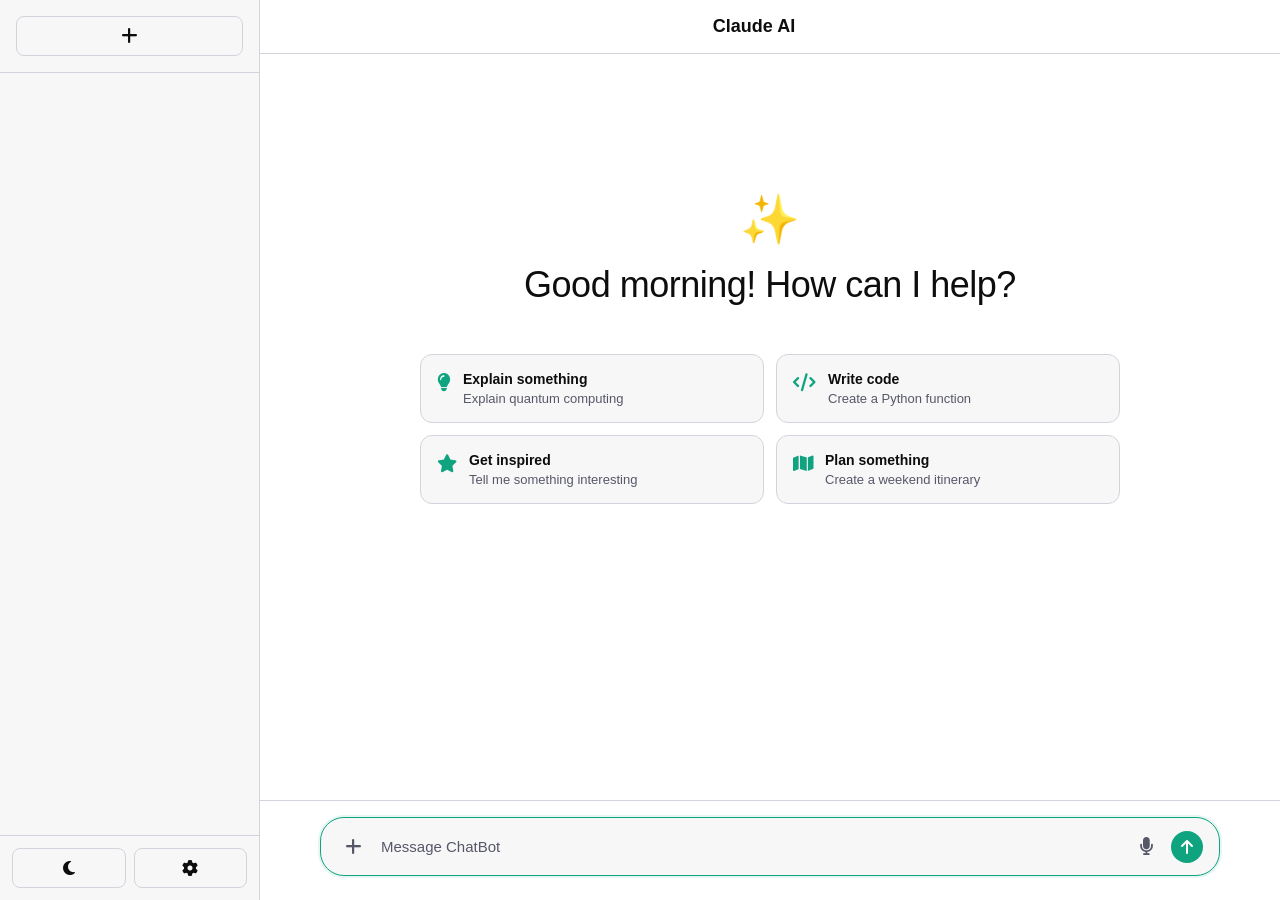
<file: static/index.html>
<!DOCTYPE html>
<html lang="en">
<head>
    <meta charset="UTF-8">
    <meta name="viewport" content="width=device-width, initial-scale=1.0">
    <title>ChatBot</title>
    <link rel="stylesheet" href="styles.css">
    <!-- Font Awesome for icons -->
    <link rel="stylesheet" href="https://cdnjs.cloudflare.com/ajax/libs/font-awesome/6.4.0/css/all.min.css">
</head>
<body>
    <div class="app-container">
        <!-- Sidebar -->
        <aside class="sidebar">
            <div class="sidebar-header">
                <button class="new-chat-btn" id="newChatBtn" title="New Chat">
                    <i class="fas fa-plus"></i>
                </button>
            </div>
            
            <div class="sidebar-content">
                <div class="chat-history-section">
                    <div class="chat-history" id="chatHistory">
                        <!-- Chat history items will be added here -->
                    </div>
                </div>
            </div>
            
            <div class="sidebar-footer">
                <button class="sidebar-btn" id="themeToggle" title="Toggle Theme">
                    <i class="fas fa-moon"></i>
                </button>
                <button class="sidebar-btn" id="settingsBtn" title="Settings">
                    <i class="fas fa-cog"></i>
                </button>
            </div>
        </aside>

        <!-- Main Chat Area -->
        <main class="main-container">
            <!-- Chat Header -->
            <header class="chat-header">
                <button class="menu-toggle" id="menuToggle">
                    <i class="fas fa-bars"></i>
                </button>
                <h1>Claude AI</h1>
                <div class="header-spacer"></div>
            </header>

            <!-- Chat Messages -->
            <div class="chat-messages" id="chatBox">
                <div class="welcome-container">
                    <div class="welcome-greeting">
                        <div class="sparkle-icon">✨</div>
                        <h2 id="greetingText">How can I help you today?</h2>
                    </div>
                    
                    <div class="suggested-prompts">
                        <button class="prompt-btn" onclick="insertSuggestedPrompt('Explain quantum computing in simple terms')">
                            <div class="prompt-icon">
                                <i class="fas fa-lightbulb"></i>
                            </div>
                            <div class="prompt-text">
                                <span class="prompt-title">Explain something</span>
                                <span class="prompt-subtitle">Explain quantum computing</span>
                            </div>
                        </button>
                        <button class="prompt-btn" onclick="insertSuggestedPrompt('Write a Python function for sorting')">
                            <div class="prompt-icon">
                                <i class="fas fa-code"></i>
                            </div>
                            <div class="prompt-text">
                                <span class="prompt-title">Write code</span>
                                <span class="prompt-subtitle">Create a Python function</span>
                            </div>
                        </button>
                        <button class="prompt-btn" onclick="insertSuggestedPrompt('Tell me an interesting fact')">
                            <div class="prompt-icon">
                                <i class="fas fa-star"></i>
                            </div>
                            <div class="prompt-text">
                                <span class="prompt-title">Get inspired</span>
                                <span class="prompt-subtitle">Tell me something interesting</span>
                            </div>
                        </button>
                        <button class="prompt-btn" onclick="insertSuggestedPrompt('Plan a weekend trip')">
                            <div class="prompt-icon">
                                <i class="fas fa-map"></i>
                            </div>
                            <div class="prompt-text">
                                <span class="prompt-title">Plan something</span>
                                <span class="prompt-subtitle">Create a weekend itinerary</span>
                            </div>
                        </button>
                    </div>
                </div>
            </div>

            <!-- Chat Input Area -->
            <div class="chat-input-container">
                <form class="input-form" id="messageForm">
                    <div class="input-wrapper">
                        <button type="button" class="action-btn plus-btn" title="Add file">
                            <i class="fas fa-plus"></i>
                        </button>
                        <input 
                            type="text" 
                            id="userInput" 
                            class="message-input"
                            placeholder="Message ChatBot"
                            autocomplete="off"
                        >
                        <div class="input-actions">
                            <button type="button" class="action-btn" id="voiceBtn" title="Voice input">
                                <i class="fas fa-microphone"></i>
                            </button>
                            <button type="submit" class="send-btn" id="sendBtn" title="Send message">
                                <i class="fas fa-arrow-up"></i>
                            </button>
                        </div>
                    </div>
                </form>
            </div>
        </main>
    </div>

    <!-- Settings Modal -->
    <div class="modal" id="settingsModal">
        <div class="modal-content">
            <div class="modal-header">
                <h2>Settings</h2>
                <button class="close-btn" id="closeSettings">&times;</button>
            </div>
            <div class="modal-body">
                <div class="setting-item">
                    <label>Theme</label>
                    <select id="themeSelect">
                        <option value="light">Light</option>
                        <option value="dark">Dark</option>
                        <option value="auto">Auto</option>
                    </select>
                </div>
            </div>
        </div>
    </div>

    <script src="script.js"></script>
</body>
</html>
</file>
<file: static/styles.css>
/* ==================== CSS Variables ==================== */
:root {
    --primary-color: #10a37f;
    --secondary-color: #0ea5e9;
    --bg-primary: #ffffff;
    --bg-secondary: #f7f7f8;
    --bg-tertiary: #ececf1;
    --text-primary: #0d0d0d;
    --text-secondary: #565869;
    --border-color: #d1d5db;
    --message-user-bg: #10a37f;
    --message-assistant-bg: #f7f7f8;
    --message-user-text: #ffffff;
    --message-assistant-text: #0d0d0d;
    --sidebar-width: 260px;
    --shadow-sm: 0 1px 2px rgba(0, 0, 0, 0.05);
    --shadow-md: 0 4px 6px rgba(0, 0, 0, 0.1);
    --shadow-lg: 0 10px 15px rgba(0, 0, 0, 0.1);
    --transition: all 0.3s cubic-bezier(0.4, 0, 0.2, 1);
}

/* Dark mode */
html[data-theme="dark"] {
    --bg-primary: #1e1e1e;
    --bg-secondary: #2d2d2d;
    --bg-tertiary: #3d3d3d;
    --text-primary: #ececec;
    --text-secondary: #b4b4b4;
    --border-color: #404040;
    --message-assistant-bg: #404040;
    --message-assistant-text: #ececec;
}

/* ==================== Reset & Base ==================== */
* {
    margin: 0;
    padding: 0;
    box-sizing: border-box;
}

html, body {
    height: 100%;
    width: 100%;
}

body {
    font-family: -apple-system, BlinkMacSystemFont, 'Segoe UI', 'Helvetica Neue', sans-serif;
    background: var(--bg-primary);
    color: var(--text-primary);
    overflow: hidden;
    transition: background-color var(--transition), color var(--transition);
}

/* ==================== App Container ==================== */
.app-container {
    display: flex;
    height: 100vh;
    width: 100%;
}

/* ==================== Sidebar ==================== */
.sidebar {
    width: var(--sidebar-width);
    background: var(--bg-secondary);
    border-right: 1px solid var(--border-color);
    display: flex;
    flex-direction: column;
    transition: var(--transition);
    overflow-y: auto;
    overflow-x: hidden;
}

.sidebar-header {
    padding: 16px;
    border-bottom: 1px solid var(--border-color);
}

.new-chat-btn {
    width: 100%;
    height: 40px;
    background: transparent;
    border: 1px solid var(--border-color);
    border-radius: 8px;
    cursor: pointer;
    font-size: 18px;
    color: var(--text-primary);
    display: flex;
    align-items: center;
    justify-content: center;
    transition: var(--transition);
}

.new-chat-btn:hover {
    background: var(--bg-primary);
    border-color: var(--text-primary);
}

.sidebar-content {
    flex: 1;
    padding: 16px 0;
    overflow-y: auto;
}

.chat-history-section {
    display: flex;
    flex-direction: column;
    gap: 8px;
    padding: 0 8px;
}

.chat-history {
    display: flex;
    flex-direction: column;
    gap: 8px;
}

.chat-history-item {
    padding: 12px;
    background: transparent;
    border: 1px solid transparent;
    border-radius: 8px;
    color: var(--text-secondary);
    font-size: 13px;
    text-align: left;
    cursor: pointer;
    overflow: hidden;
    text-overflow: ellipsis;
    white-space: nowrap;
    transition: var(--transition);
}

.chat-history-item:hover {
    background: var(--bg-tertiary);
    border-color: var(--border-color);
    color: var(--text-primary);
}

.sidebar-footer {
    padding: 12px;
    border-top: 1px solid var(--border-color);
    display: flex;
    gap: 8px;
}

.sidebar-btn {
    flex: 1;
    height: 40px;
    background: transparent;
    border: 1px solid var(--border-color);
    border-radius: 8px;
    cursor: pointer;
    color: var(--text-primary);
    font-size: 16px;
    transition: var(--transition);
    display: flex;
    align-items: center;
    justify-content: center;
}

.sidebar-btn:hover {
    background: var(--bg-tertiary);
    border-color: var(--text-primary);
}

/* ==================== Main Container ==================== */
.main-container {
    flex: 1;
    display: flex;
    flex-direction: column;
    background: var(--bg-primary);
    overflow: hidden;
}

/* ==================== Chat Header ==================== */
.chat-header {
    padding: 16px 24px;
    border-bottom: 1px solid var(--border-color);
    display: flex;
    justify-content: space-between;
    align-items: center;
    background: var(--bg-primary);
}

.chat-header h1 {
    font-size: 18px;
    font-weight: 600;
    color: var(--text-primary);
    text-align: center;
    flex: 1;
}

.menu-toggle {
    display: none;
    background: none;
    border: none;
    font-size: 20px;
    cursor: pointer;
    color: var(--text-primary);
    width: 32px;
    height: 32px;
}

.header-spacer {
    width: 32px;
}

/* ==================== Chat Messages ==================== */
.chat-messages {
    flex: 1;
    overflow-y: auto;
    padding: 24px;
    display: flex;
    flex-direction: column;
    gap: 16px;
    background: var(--bg-primary);
}

.chat-messages::-webkit-scrollbar {
    width: 8px;
}

.chat-messages::-webkit-scrollbar-track {
    background: transparent;
}

.chat-messages::-webkit-scrollbar-thumb {
    background: var(--border-color);
    border-radius: 4px;
}

.chat-messages::-webkit-scrollbar-thumb:hover {
    background: var(--text-secondary);
}

/* Welcome Container */
.welcome-container {
    display: flex;
    flex-direction: column;
    align-items: center;
    justify-content: center;
    min-height: 60vh;
    gap: 48px;
    text-align: center;
}

.welcome-greeting {
    display: flex;
    flex-direction: column;
    align-items: center;
    gap: 16px;
}

.sparkle-icon {
    font-size: 48px;
    animation: float 3s ease-in-out infinite;
}

@keyframes float {
    0%, 100% { transform: translateY(0px); }
    50% { transform: translateY(-10px); }
}

.welcome-greeting h2 {
    font-size: 36px;
    font-weight: 400;
    color: var(--text-primary);
    letter-spacing: -0.5px;
}

.suggested-prompts {
    display: grid;
    grid-template-columns: repeat(2, 1fr);
    gap: 12px;
    width: 100%;
    max-width: 700px;
}

.prompt-btn {
    padding: 16px;
    background: var(--bg-secondary);
    border: 1px solid var(--border-color);
    border-radius: 12px;
    cursor: pointer;
    color: var(--text-primary);
    font-size: 14px;
    font-weight: 500;
    display: flex;
    gap: 12px;
    align-items: flex-start;
    transition: var(--transition);
    text-align: left;
}

.prompt-btn:hover {
    background: var(--bg-tertiary);
    border-color: var(--primary-color);
    transform: translateY(-2px);
    box-shadow: var(--shadow-sm);
}

.prompt-icon {
    font-size: 18px;
    color: var(--primary-color);
    flex-shrink: 0;
    margin-top: 2px;
}

.prompt-text {
    display: flex;
    flex-direction: column;
    gap: 4px;
}

.prompt-title {
    font-weight: 600;
    color: var(--text-primary);
}

.prompt-subtitle {
    font-weight: 400;
    color: var(--text-secondary);
    font-size: 13px;
}

/* Message Styles */
.message {
    display: flex;
    gap: 12px;
    animation: slideInUp 0.3s ease;
    max-width: 90%;
    margin: 0 auto;
}

@keyframes slideInUp {
    from {
        opacity: 0;
        transform: translateY(10px);
    }
    to {
        opacity: 1;
        transform: translateY(0);
    }
}

.message.user {
    align-self: flex-end;
    flex-direction: row-reverse;
    margin-left: auto;
}

.message.assistant {
    align-self: flex-start;
    margin-right: auto;
}

.message-avatar {
    width: 32px;
    height: 32px;
    border-radius: 50%;
    display: flex;
    align-items: center;
    justify-content: center;
    font-size: 14px;
    flex-shrink: 0;
}

.message.user .message-avatar {
    background: var(--primary-color);
    color: white;
}

.message.assistant .message-avatar {
    background: var(--secondary-color);
    color: white;
}

.message-content {
    padding: 12px 16px;
    border-radius: 12px;
    line-height: 1.6;
    word-wrap: break-word;
    overflow-wrap: break-word;
    animation: fadeIn 0.3s ease;
    max-width: 600px;
}

@keyframes fadeIn {
    from { opacity: 0; }
    to { opacity: 1; }
}

.message.user .message-content {
    background: var(--message-user-bg);
    color: var(--message-user-text);
    border-radius: 18px;
}

.message.assistant .message-content {
    background: var(--message-assistant-bg);
    color: var(--message-assistant-text);
    border: 1px solid var(--border-color);
    border-radius: 18px;
}

.message.error .message-content {
    background: #fee;
    color: #c33;
    border: 1px solid #fcc;
}

/* ==================== Chat Input ==================== */
.chat-input-container {
    padding: 16px 24px 24px;
    border-top: 1px solid var(--border-color);
    background: var(--bg-primary);
}

.input-form {
    width: 100%;
    max-width: 900px;
    margin: 0 auto;
}

.input-wrapper {
    display: flex;
    gap: 12px;
    align-items: flex-end;
    background: var(--bg-secondary);
    border: 1px solid var(--border-color);
    border-radius: 24px;
    padding: 12px 16px;
    transition: var(--transition);
}

.input-wrapper:focus-within {
    border-color: var(--primary-color);
    box-shadow: 0 0 0 2px rgba(16, 163, 127, 0.1);
}

.plus-btn {
    color: var(--text-secondary);
    font-size: 18px;
}

.message-input {
    flex: 1;
    background: transparent;
    border: none;
    outline: none;
    color: var(--text-primary);
    font-size: 15px;
    font-family: inherit;
    resize: none;
    max-height: 100px;
    padding: 8px 0;
}

.message-input::placeholder {
    color: var(--text-secondary);
}

.input-actions {
    display: flex;
    gap: 8px;
    align-items: center;
}

.action-btn {
    background: none;
    border: none;
    cursor: pointer;
    font-size: 18px;
    color: var(--text-secondary);
    transition: var(--transition);
    padding: 6px;
    display: flex;
    align-items: center;
    justify-content: center;
    width: 32px;
    height: 32px;
}

.action-btn:hover {
    color: var(--text-primary);
}

.send-btn {
    width: 32px;
    height: 32px;
    background: var(--primary-color);
    color: white;
    border-radius: 50%;
    font-size: 16px;
    border: none;
    display: flex;
    align-items: center;
    justify-content: center;
    cursor: pointer;
    transition: var(--transition);
}

.send-btn:hover:not(:disabled) {
    background: #0d8d6f;
    transform: scale(1.05);
}

.send-btn:disabled {
    background: var(--border-color);
    cursor: not-allowed;
    opacity: 0.5;
}

/* ==================== Modal ==================== */
.modal {
    display: none;
    position: fixed;
    top: 0;
    left: 0;
    right: 0;
    bottom: 0;
    background: rgba(0, 0, 0, 0.5);
    z-index: 1000;
    align-items: center;
    justify-content: center;
}

.modal.active {
    display: flex;
}

.modal-content {
    background: var(--bg-primary);
    border-radius: 12px;
    width: 90%;
    max-width: 400px;
    box-shadow: var(--shadow-lg);
    animation: slideInUp 0.3s ease;
}

.modal-header {
    padding: 20px 24px;
    border-bottom: 1px solid var(--border-color);
    display: flex;
    justify-content: space-between;
    align-items: center;
}

.modal-header h2 {
    font-size: 18px;
    font-weight: 600;
}

.close-btn {
    background: none;
    border: none;
    font-size: 24px;
    cursor: pointer;
    color: var(--text-secondary);
    transition: var(--transition);
}

.close-btn:hover {
    color: var(--text-primary);
}

.modal-body {
    padding: 20px 24px;
    display: flex;
    flex-direction: column;
    gap: 16px;
}

.setting-item {
    display: flex;
    flex-direction: column;
    gap: 8px;
}

.setting-item label {
    font-weight: 500;
    color: var(--text-primary);
}

.setting-item input,
.setting-item select {
    padding: 8px 12px;
    border: 1px solid var(--border-color);
    border-radius: 6px;
    background: var(--bg-secondary);
    color: var(--text-primary);
    font-family: inherit;
}

/* ==================== Loading Animation ==================== */
.typing-indicator {
    display: flex;
    gap: 4px;
    align-items: center;
    padding: 8px;
}

.typing-dot {
    width: 8px;
    height: 8px;
    border-radius: 50%;
    background: var(--text-secondary);
    animation: typing 1.4s infinite;
}

.typing-dot:nth-child(2) {
    animation-delay: 0.2s;
}

.typing-dot:nth-child(3) {
    animation-delay: 0.4s;
}

@keyframes typing {
    0%, 60%, 100% {
        opacity: 0.5;
        transform: translateY(0);
    }
    30% {
        opacity: 1;
        transform: translateY(-8px);
    }
}

/* ==================== Responsive ==================== */
@media (max-width: 768px) {
    .sidebar {
        position: fixed;
        left: 0;
        top: 0;
        height: 100vh;
        z-index: 999;
        transform: translateX(-100%);
        transition: transform var(--transition);
        box-shadow: var(--shadow-lg);
    }

    .sidebar.mobile-open {
        transform: translateX(0);
    }

    .menu-toggle {
        display: flex;
    }

    .main-container {
        width: 100%;
    }

    .chat-messages {
        padding: 16px;
    }

    .message {
        max-width: 95%;
    }

    .welcome-container {
        min-height: 50vh;
        gap: 32px;
    }

    .welcome-greeting h2 {
        font-size: 28px;
    }

    .suggested-prompts {
        grid-template-columns: 1fr;
    }

    .chat-input-container {
        padding: 12px 16px 20px;
    }

    .message-content {
        max-width: 100%;
    }
}

@media (max-width: 480px) {
    .welcome-greeting h2 {
        font-size: 24px;
    }

    .sparkle-icon {
        font-size: 40px;
    }

    .chat-header {
        padding: 12px 16px;
    }

    .chat-header h1 {
        font-size: 16px;
    }

    .suggested-prompts {
        max-width: 100%;
    }

    .prompt-btn {
        padding: 12px;
    }
}
</file>
